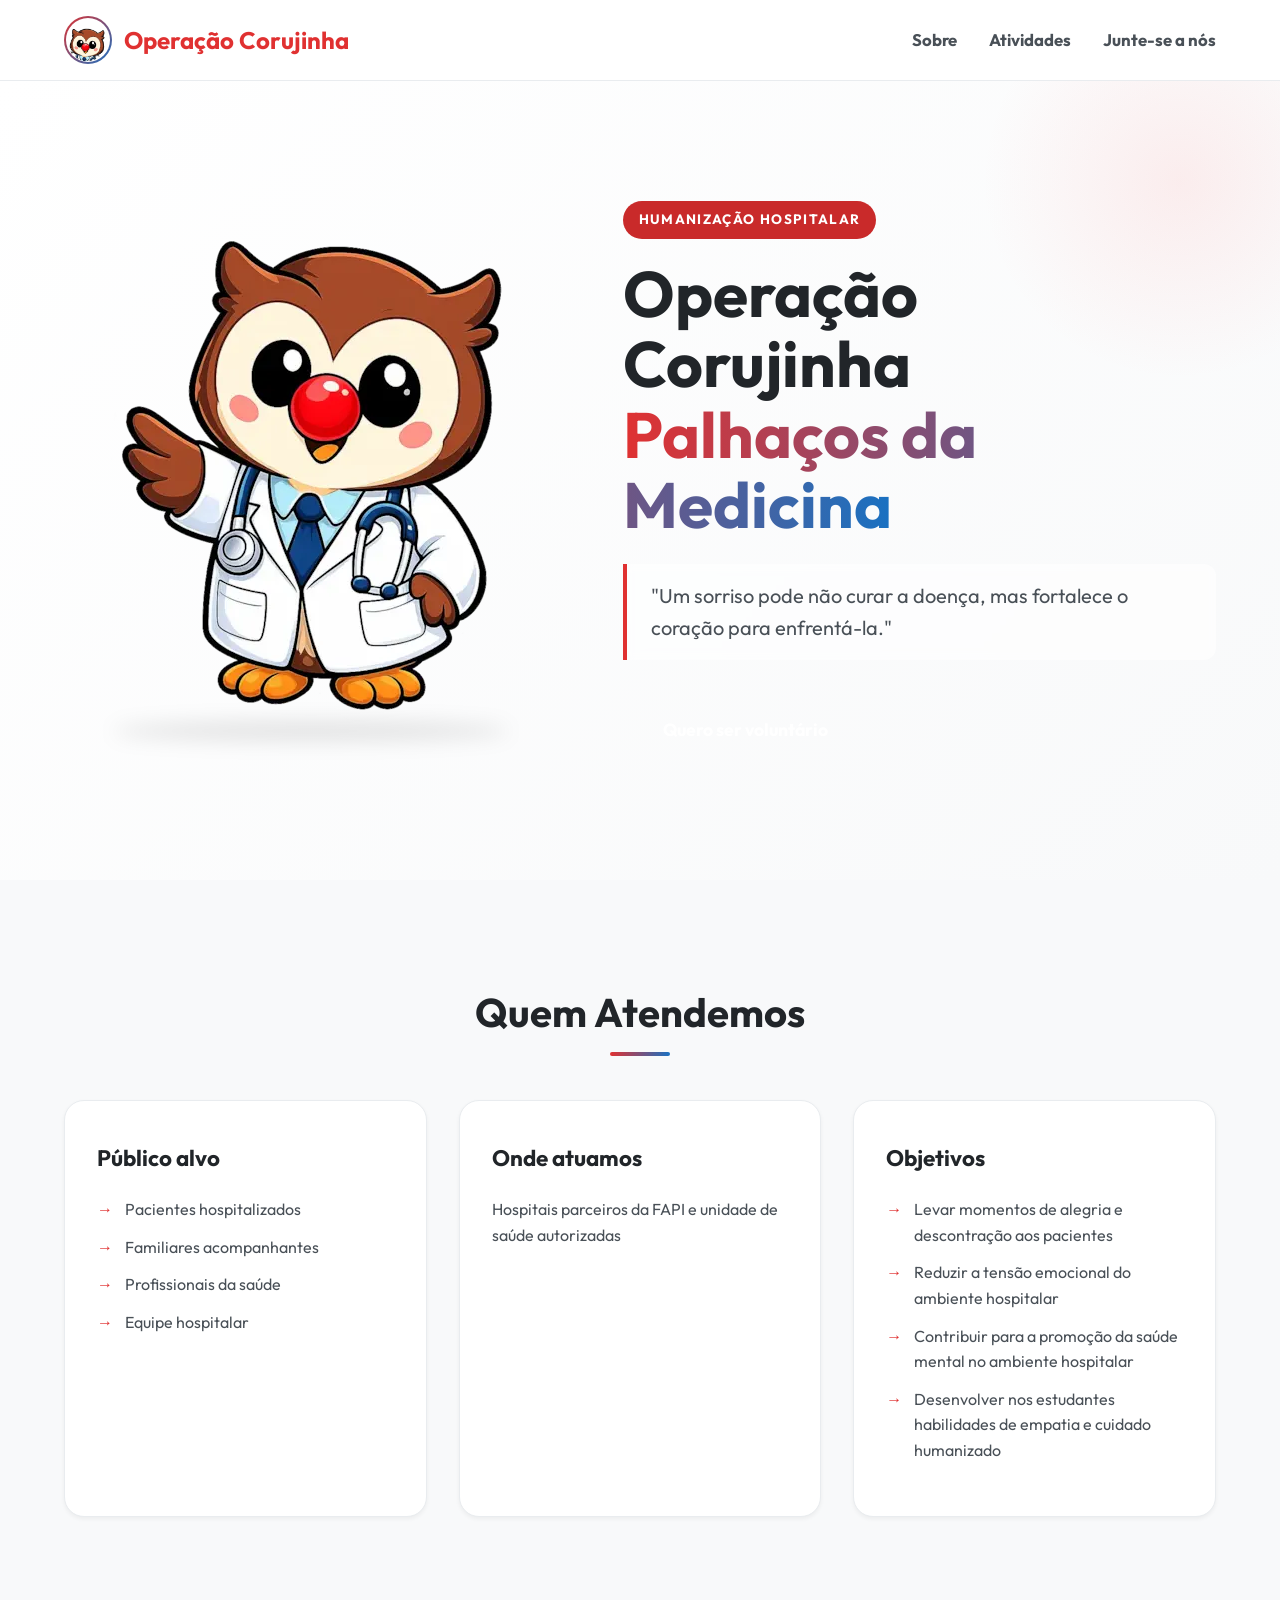
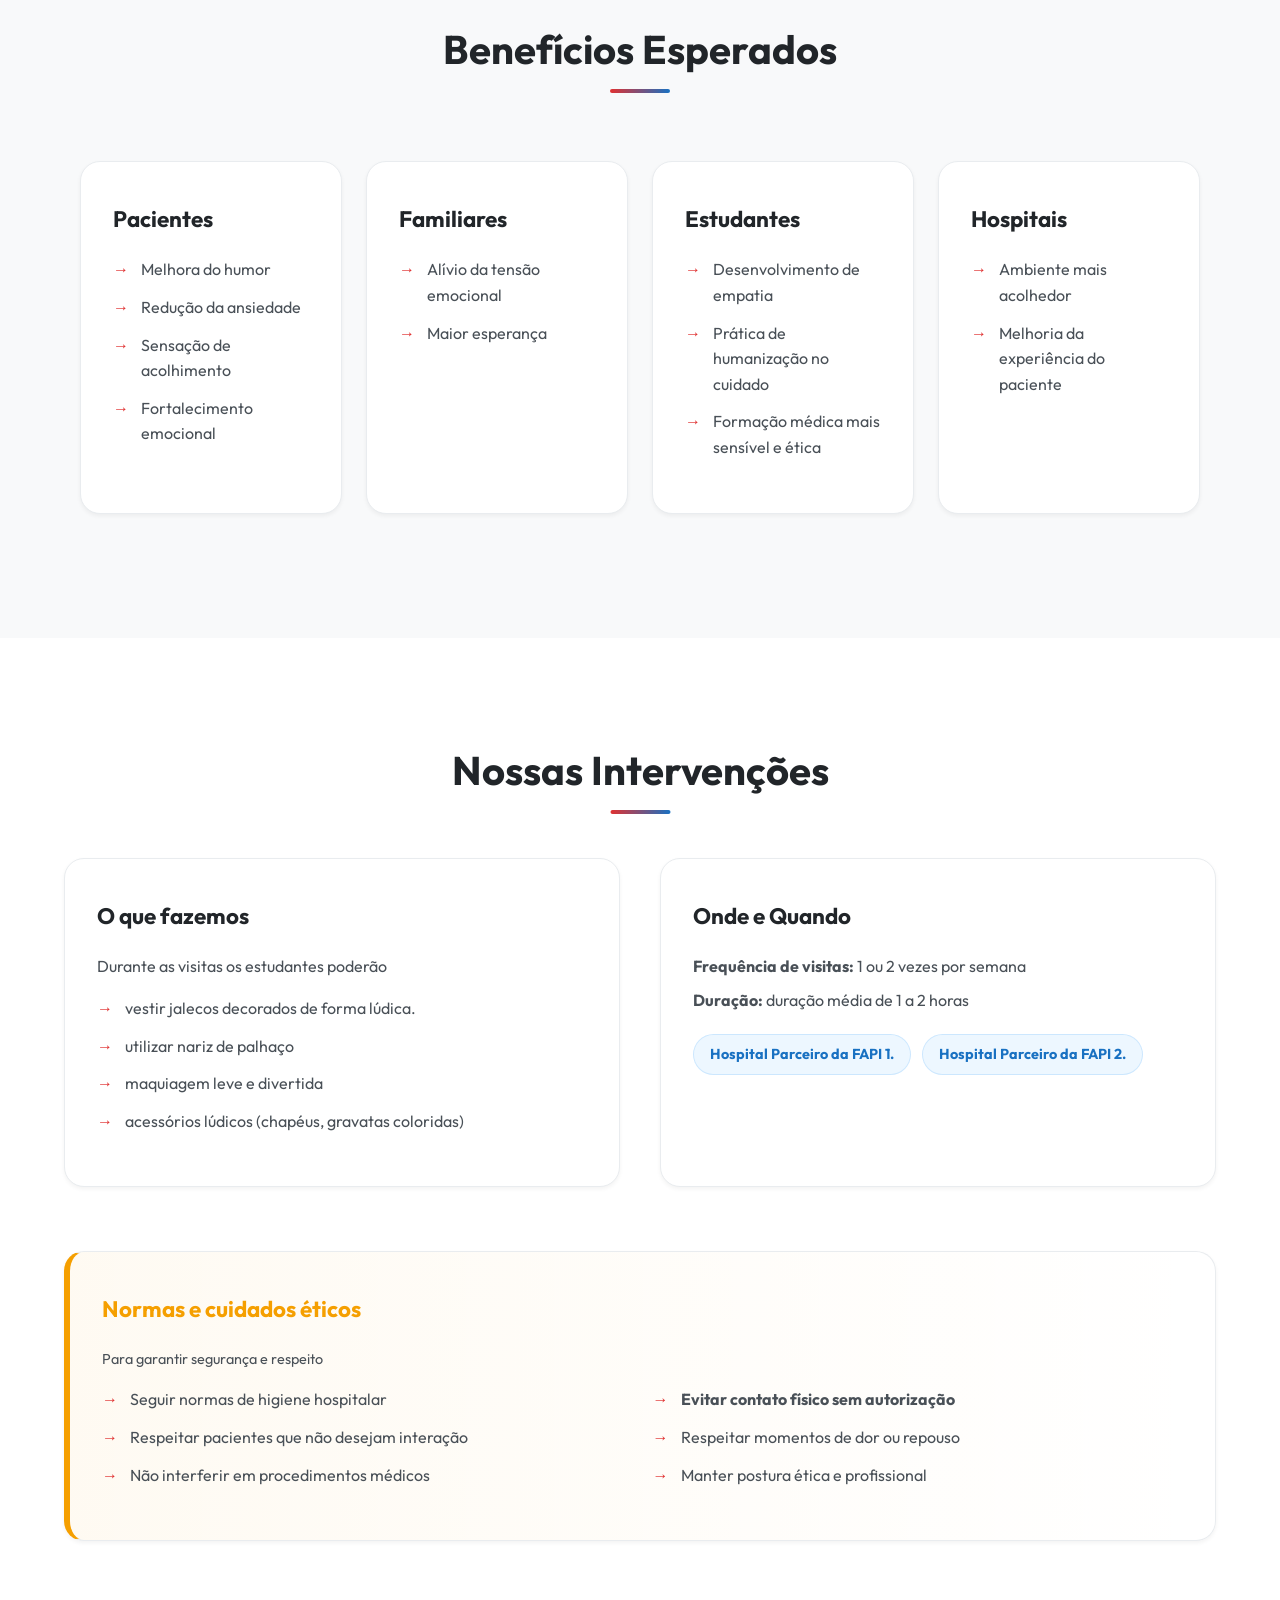
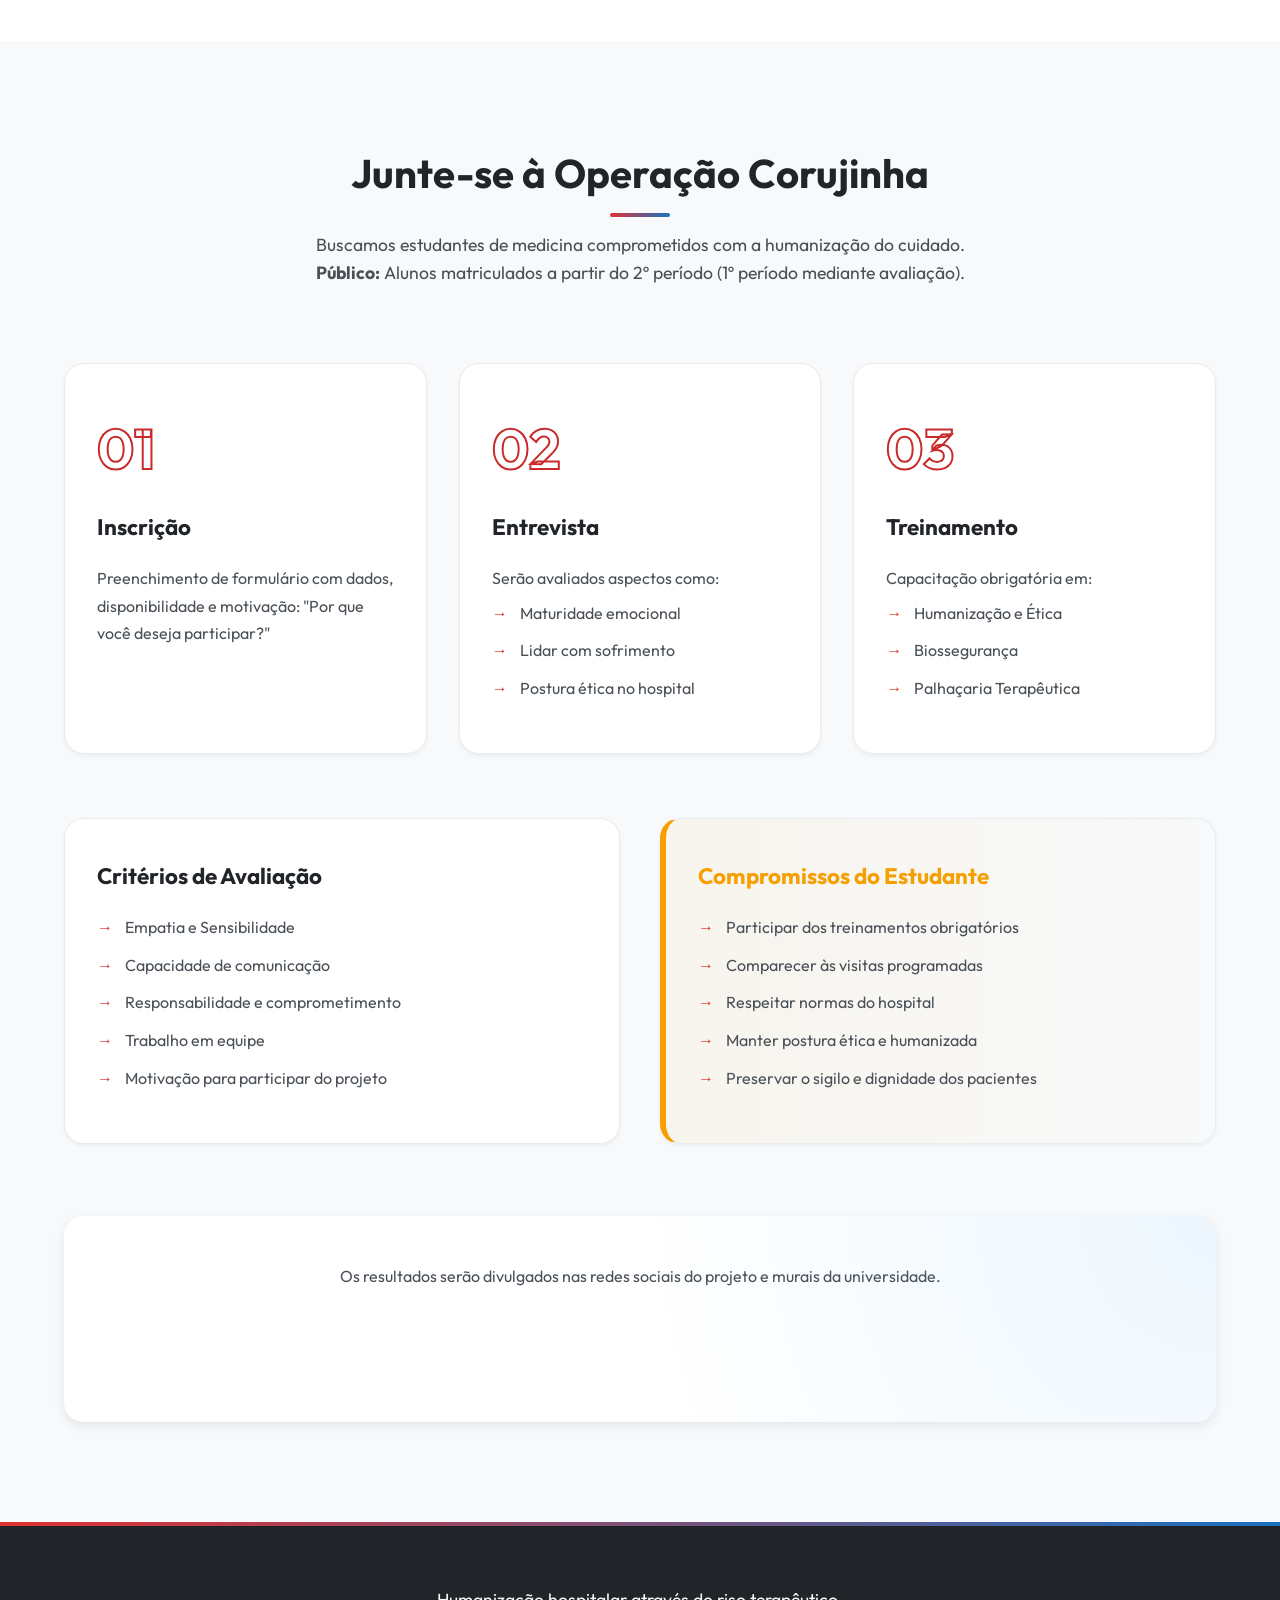
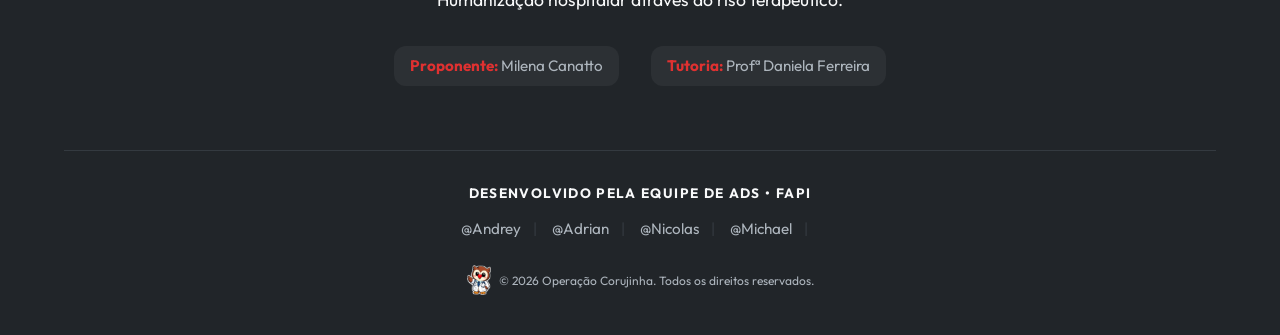
<file: index.html>
<!DOCTYPE html>
<html lang="pt-BR">

<head>
    <title>Operação Corujinha | Palhaços da Medicina</title>
    <meta charset="UTF-8">

    <!--    Favicon padrão -->
    <link rel="icon" type="image/x-icon" href="assets/img/favicon.ico?v=1">

    <!--    Fallback para PNG -->
    <link rel="icon" type="image/png" sizes="32x32" href="assets/img/favicon-32x32.png">

    <!--    Icone quando o site for salvo na tela inicial -->
    <link rel="apple-touch-icon" sizes="180x180" href="assets/img/apple-touch-icon.png">

    <!--  Cache para github pages   -->
    <meta http-equiv="Cache-Control" content="max-age=31536000, public">
    <!-- Meta Tags-->
    <meta name="viewport" content="width=device-width, initial-scale=1.0">
    <meta name="description"
          content="Operação Corujinha - Projeto de humanização hospitalar da FAPI que leva alegria e acolhimento a pacientes através do riso terapêutico. Seja voluntário!">
    <!--    preload -->
    <link rel="preconnect" href="https://fonts.gstatic.com" crossorigin>
    <link rel="preload" href="assets/fonts/outfit-v15-latin-regular.woff2" as="font" type="font/woff2" crossorigin>
    <link rel="preload" href="assets/fonts/outfit-v15-latin-700.woff2" as="font" type="font/woff2" crossorigin>
    <!-- CSS -->
    <link rel="preload" href="style.min.css" as="style" onload="this.onload=null;this.rel='stylesheet'">
    <noscript>
        <link rel="stylesheet" href="style.min.css">
    </noscript>
    <link rel="preload" as="image" href="assets/logo_corujinha.webp" type="image/webp">

    <!-- Google tag (gtag.js) -->
    <script async src="https://www.googletagmanager.com/gtag/js?id=G-GFQ6YQ8SYJ"></script>
    <!-- Remova o script original do GTM do head e coloque isso antes do </body> -->
    <script>
        window.addEventListener('load', function () {
            setTimeout(function () {
                var script = document.createElement('script');
                script.src = "https://www.googletagmanager.com/gtag/js?id=G-GFQ6YQ8SYJ";
                script.async = true;
                document.head.appendChild(script);

                script.onload = function () {
                    window.dataLayer = window.dataLayer || [];

                    function gtag() {
                        dataLayer.push(arguments);
                    }

                    gtag('js', new Date());
                    gtag('config', 'G-GFQ6YQ8SYJ');
                };
            }, 3000); // Espera 3 segundos após a página carregar para iniciar o analytics
        });
    </script>

    <style>
        :root {
            --color-primary: #E03131; /* Electric Blood */
            --color-primary-hover: #FA5252;
            --color-primary-disable: #9C7F7D;
            --color-secondary: #1971C2; /* Haddock’s Sweater */
            --color-primary-light: #c92a2a /* Peri Peri*/;
            --color-primary-dark: #E03131;

            --color-bg-main: #F8F9FA;
            --color-bg-white: #FFFFFF;
            --color-text-dark: #212529;
            --color-text-muted: #495057;
            --color-border: #E9ECEF;

            --color-warning: #F59F00;
            --color-warning-border: #FFD43B;

            --color-footer-bg: #212529;
            --color-footer-text: #ADB5BD;
            --color-footer-highlight: #F8F9FA;
            --color-footer-border: #343A40;

            --font-main: 'Outfit', sans-serif;
            --shadow-sm: 0 2px 4px rgba(0, 0, 0, 0.05);
            --shadow-md: 0 4px 12px rgba(0, 0, 0, 0.08);
            --shadow-lg: 0 12px 24px rgba(0, 0, 0, 0.12);
            --radius-md: 12px;
            --radius-lg: 20px;
            --radius-full: 9999px;
        }

        body {
            margin: 0;
            padding: 0;
            background-color: var(--color-bg-main);
        }

        object {
            width: 100%;
            display: block;
            border: none;
            overflow: hidden;
            transition: height 0.3s ease;
        }
    </style>


</head>

<body>

<nav class="navbar">
    <div class="container navbar-container">
        <a href="index.html" target="_parent" class="navbar-brand">
            <img src="assets/logo_corujinha_logo.webp"
                 srcset="assets/logo_corujinha_mobile.webp 150wm assets/logo_corujinha 400w"
                 sizes="(max-width: 768px) 150px, 400px"
                 fetchpriority="high"
                 width="150"
                 height="180"
                 alt="Logo Operação Corujinha">
            <span class="text-brand">Operação Corujinha</span>
        </a>
        <div class="nav-links">
            <a href="index.html#sobre" target="_parent">Sobre</a>
            <a href="index.html#atividades" target="_parent">Atividades</a>
            <a href="index.html#processo-seletivo" target="_parent">Junte-se a nós</a>
        </div>
    </div>
</nav>

<main>
    <header class="hero">
        <div class="container hero-content">
            <div class="hero-image">
                <img src="assets/logo_corujinha.webp" height="480" width="400" fetchpriority="high"
                     alt="Mascote Operação Corujinha">
            </div>
            <div class="hero-text">
                <span class="hero-tag">Humanização Hospitalar</span>
                <h1>Operação Corujinha <br><span class="text-brand">Palhaços da Medicina</span></h1>
                <p class="hero-quote">
                    "Um sorriso pode não curar a doença, mas fortalece o coração para enfrentá-la."
                </p>
                <a href="index.html#processo-seletivo" target="_parent" class="btn-primary">Quero ser voluntário</a>
            </div>
        </div>
    </header>
    <section id="sobre" class="section section-light">
        <div class="container">
            <h2 class="section-title">Quem Atendemos</h2>
            <div class="grid-3">
                <div class="card">
                    <h3 class="card-title">Público alvo</h3>

                    <ul class="list-disc">
                        <li>Pacientes hospitalizados</li>
                        <li>Familiares acompanhantes</li>
                        <li>Profissionais da saúde</li>
                        <li>Equipe hospitalar</li>

                    </ul>
                </div>
                <div class="card">
                    <h3 class="card-title">Onde atuamos</h3>
                    <p class="text-muted">Hospitais parceiros da FAPI e unidade de saúde autorizadas</p>
                </div>
                <div class="card">
                    <h3 class="card-title">Objetivos</h3>
                    <ul class="list-disc">
                        <li>Levar momentos de alegria e descontração aos pacientes</li>
                        <li>Reduzir a tensão emocional do ambiente hospitalar</li>
                        <li>Contribuir para a promoção da saúde mental no ambiente hospitalar</li>
                        <li>Desenvolver nos estudantes habilidades de empatia e cuidado humanizado</li>

                    </ul>
                </div>
            </div>

            <h2 class="section-title mt-8" style="margin-top: 100px;">Benefícios Esperados</h2>

            <div style="padding: 24px 16px;">
                <div class="grid-4">
                    <div class="card">
                        <h3 class="card-title">Pacientes</h3>
                        <ul class="list-disc">
                            <li>Melhora do humor</li>
                            <li>Redução da ansiedade</li>
                            <li>Sensação de acolhimento</li>
                            <li>Fortalecimento emocional</li>
                        </ul>
                    </div>
                    <div class="card">
                        <h3 class="card-title">Familiares</h3>
                        <ul class="list-disc">
                            <li>Alívio da tensão emocional</li>
                            <li>Maior esperança</li>

                        </ul>
                    </div>
                    <div class="card">
                        <h3 class="card-title">Estudantes</h3>
                        <ul class="list-disc">
                            <li>Desenvolvimento de empatia</li>
                            <li>Prática de humanização no cuidado</li>
                            <li>Formação médica mais sensível e ética</li>
                        </ul>
                    </div>
                    <div class="card">
                        <h3 class="card-title">Hospitais</h3>
                        <ul class="list-disc">
                            <li>Ambiente mais acolhedor</li>
                            <li>Melhoria da experiência do paciente</li>
                        </ul>
                    </div>
                </div>
            </div>

        </div>
    </section>

    <section id="atividades" class="section section-white">
        <div class="container">
            <h2 class="section-title">Nossas Intervenções</h2>
            <div class="grid-2">
                <div class="card">
                    <h3 class="card-title">O que fazemos</h3>
                    <p class="text-muted mb-4">Durante as visitas os estudantes poderão</p>
                    <ul class="list-disc">
                        <li>vestir jalecos decorados de forma lúdica.</li>
                        <li>utilizar nariz de palhaço</li>
                        <li>maquiagem leve e divertida</li>
                        <li>acessórios lúdicos (chapéus, gravatas coloridas)</li>

                    </ul>
                </div>
                <div class="card">
                    <h3 class="card-title">Onde e Quando</h3>
                    <p class="text-muted mb-2"><strong>Frequência de visitas:</strong> 1 ou 2 vezes por semana</p>
                    <p class="text-muted mb-4"><strong>Duração: </strong>duração média de 1 a 2 horas</p>

                    <div style="margin-top: 16px;">
                        <span class="badge">Hospital Parceiro da FAPI 1.</span>
                        <span class="badge">Hospital Parceiro da FAPI 2.</span>
                    </div>
                </div>
            </div>

            <div class="card card-warning" style="margin-top: 64px;">
                <h3 class="card-title">Normas e cuidados éticos</h3>
                <p class="text-muted text-sm mb-4">Para garantir segurança e respeito
                </p>
                <div class="grid-2" style="gap: 20px;">
                    <ul class="list-disc">
                        <li>Seguir normas de higiene hospitalar</li>
                        <li>Respeitar pacientes que não desejam interação</li>
                        <li>Não interferir em procedimentos médicos</li>
                    </ul>
                    <ul class="list-disc">
                        <li class="text-warning">Evitar contato físico sem autorização</li>
                        <li>Respeitar momentos de dor ou repouso</li>
                        <li>Manter postura ética e profissional</li>
                    </ul>
                </div>
            </div>
        </div>
    </section>
    <section id="processo-seletivo" class="section section-light">
        <div class="container">
            <h2 class="section-title">Junte-se à Operação Corujinha</h2>
            <p class="section-subtitle">
                Buscamos estudantes de medicina comprometidos com a humanização do cuidado.

                <br>
                <strong>Público:</strong> Alunos matriculados a partir do 2º período (1º período mediante avaliação).

            </p>
            <br>
            <div class="grid-3">
                <div class="card">
                    <span class="step-number">01</span>
                    <h3 class="card-title">Inscrição</h3>
                    <p class="step-text">
                        Preenchimento de formulário com dados, disponibilidade e motivação:
                        "Por que você deseja participar?"
                    </p>
                </div>

                <div class="card">
                    <span class="step-number">02</span>
                    <h3 class="card-title">Entrevista</h3>
                    <p class="step-text mb-2">Serão avaliados aspectos como:
                    </p>
                    <ul class="list-disc">
                        <li>Maturidade emocional</li>
                        <li>Lidar com sofrimento
                        </li>
                        <li>Postura ética no hospital
                        </li>
                    </ul>
                </div>
                <div class="card">
                    <span class="step-number">03</span>
                    <h3 class="card-title">Treinamento</h3>
                    <p class="step-text mb-2">Capacitação obrigatória em:

                    </p>

                    <ul class="list-disc">
                        <li>Humanização e Ética
                        </li>
                        <li>Biossegurança
                        </li>
                        <li>Palhaçaria Terapêutica
                        </li>
                    </ul>
                </div>


            </div>

            <div class="grid-2" style="margin-top: 64px;">
                <div class="card">
                    <h3 class="card-title text-brand">Critérios de Avaliação
                    </h3>
                    <ul class="list-disc">
                        <li>Empatia e Sensibilidade
                        </li>
                        <li>Capacidade de comunicação
                        </li>
                        <li>Responsabilidade e comprometimento
                        </li>
                        <li>Trabalho em equipe
                        </li>
                        <li>Motivação para participar do projeto
                        </li>

                    </ul>
                </div>
                <div class="card card-warning">
                    <h3 class="card-title">Compromissos do Estudante
                    </h3>
                    <ul class="list-disc">
                        <li>Participar dos treinamentos obrigatórios
                        </li>
                        <li>Comparecer às visitas programadas
                        </li>
                        <li>Respeitar normas do hospital
                        </li>
                        <li>Manter postura ética e humanizada
                        </li>
                        <li>Preservar o sigilo e dignidade dos pacientes
                        </li>

                    </ul>
                </div>
            </div>

            <div class="cta-container">
                <p class="cta-hint">
                    Os resultados serão divulgados nas redes sociais do projeto e murais da universidade.
                </p>
                <a class="btn-primary-disable">Acessar Formulário de Inscrição</a>
            </div>
        </div>
    </section>

</main>

<footer class="footer">
    <div class="container">

        <div class="footer-main">
            <p class="footer-tagline">Humanização hospitalar através do riso terapêutico.</p>
            <div class="footer-credits">
                <span><strong>Proponente:</strong> Milena Canatto</span>
                <span><strong>Tutoria:</strong> Profª Daniela Ferreira</span></div>
        </div>

        <div class="dev-section">
            <div class="dev-team">
                Desenvolvido pela Equipe de ADS • FAPI
            </div>
            <div class="student-names">
                <a href="https://github.com/andreyrv18" target="_blank">@Andrey</a><span>|</span>
                <a href="https://github.com/AdrianD0om" target="_blank">@Adrian</a><span>|</span>
                <a href="https://github.com/NickWilk456" target="_blank">@Nicolas</a><span>|</span>
                <a href="https://github.com/Michaelvila" target="_blank">@Michael</a><span>|</span>
            </div>
            <p class="direitos">
                <img src="assets/logo_corujinha36x40.webp" height="44" width="36" loading="lazy"
                     alt="Logo Operação Corujinha"
                >
                © 2026 Operação Corujinha. Todos os direitos reservados.
            </p>
        </div>

    </div>
</footer>

</body>

</html>
</file>
<file: style.min.css>
@font-face{font-family:"Outfit";src:url(assets/fonts/outfit-v15-latin-regular.woff2)format("woff2");font-weight:400;font-style:normal;font-display:swap}@font-face{font-family:"Outfit";src:url(assets/fonts/outfit-v15-latin-700.woff2)format("woff2");font-weight:700;font-style:normal;font-display:swap}:root{--color-primary:#E03131;--color-primary-hover:#FA5252;--color-primary-disable:#9C7F7D;--color-secondary:#1971C2;--color-primary-light:#c92a2a /* Peri Peri*/;--color-primary-dark:#E03131;--color-bg-main:#F8F9FA;--color-bg-white:#FFFFFF;--color-text-dark:#212529;--color-text-muted:#495057;--color-border:#E9ECEF;--color-warning:#F59F00;--color-warning-border:#FFD43B;--color-footer-bg:#212529;--color-footer-text:#ADB5BD;--color-footer-highlight:#F8F9FA;--color-footer-border:#343A40;--font-main:'Outfit', sans-serif;--shadow-sm:0 2px 4px rgba(0, 0, 0, 0.05);--shadow-md:0 4px 12px rgba(0, 0, 0, 0.08);--shadow-lg:0 12px 24px rgba(0, 0, 0, 0.12);--radius-md:12px;--radius-lg:20px;--radius-full:9999px}*{margin:0;padding:0;box-sizing:border-box}body{font-family:var(--font-main),serif;background-color:var(--color-bg-main);color:var(--color-text-dark);line-height:1.6;scroll-behavior:smooth;overflow-x:hidden}object{width:100%;display:block;border:0;overflow:hidden;transition:height .3s ease}::selection{background-color:var(--color-primary-light);color:var(--color-primary-dark)}.container{max-width:1200px;margin:0 auto;padding:0 24px}.text-brand{color:var(--color-primary)}.text-secondary{color:var(--color-secondary)}.section{padding:100px 0}.section-light{background-color:var(--color-bg-main)}.section-white{background-color:var(--color-bg-white)}.section-title{font-size:2.5rem;font-weight:800;color:var(--color-text-dark);text-align:center;margin-bottom:56px;position:relative;display:inline-block;left:50%;transform:translateX(-50%)}.section-title::after{content:"";position:absolute;bottom:-12px;left:50%;transform:translateX(-50%);width:60px;height:4px;background:linear-gradient(90deg,var(--color-primary),var(--color-secondary));border-radius:var(--radius-full)}.section-subtitle{text-align:center;color:var(--color-text-muted);font-size:1.1rem;max-width:700px;margin:-30px auto 50px}.navbar{background:rgba(255,255,255,.9);backdrop-filter:blur(10px);border-bottom:1px solid var(--color-border);padding:16px 0;width:100%}.navbar-container{display:flex;justify-content:space-between;align-items:center;width:100%}.navbar-brand{display:flex;align-items:center;gap:12px;font-weight:800;font-size:1.5rem;text-decoration:none;color:var(--color-text-dark)}.navbar-brand img{aspect-ratio:16/9;height:48px;width:48px;border-radius:50%;border:2px solid transparent;background:linear-gradient(var(--color-bg-white),var(--color-bg-white)) padding-box,linear-gradient(135deg,var(--color-primary),var(--color-secondary)) border-box;object-fit:contain}.nav-links{display:flex;gap:32px}.nav-links a{text-decoration:none;color:var(--color-text-muted);font-weight:600;font-size:1.05rem;transition:color .3s ease;position:relative}.nav-links a::after{content:"";position:absolute;bottom:-4px;left:0;width:0;height:2px;background:var(--color-primary);transition:width .3s ease}.nav-links a:hover{color:var(--color-primary)}.nav-links a:hover::after{width:100%}.hero{background:linear-gradient(135deg,var(--color-bg-white) 0%,var(--color-bg-main) 100%);padding:120px 0;position:relative;overflow:hidden}.hero::before{content:"";position:absolute;top:-100px;right:-100px;width:400px;height:400px;background:radial-gradient(circle,rgba(255,107,107,.1)0,rgba(255,255,255,0) 70%);border-radius:50%;z-index:0}.hero-content{display:flex;align-items:center;gap:64px;position:relative;z-index:1}.hero-text{flex:1.2}.hero-tag{display:inline-block;background:var(--color-primary-light);color:var(--color-bg-white);font-weight:700;text-transform:uppercase;font-size:.85rem;letter-spacing:.1em;padding:8px 16px;border-radius:var(--radius-full);margin-bottom:20px}.hero-text h1{font-size:4rem;font-weight:800;line-height:1.1;margin:0 0 24px;color:var(--color-text-dark)}.hero-text h1 .text-brand{background:linear-gradient(90deg,var(--color-primary),var(--color-secondary));-webkit-background-clip:text;-webkit-text-fill-color:transparent}.hero-quote{font-size:1.25rem;color:var(--color-text-muted);border-left:4px solid var(--color-primary);padding:16px 24px;margin-bottom:40px;background:rgba(255,255,255,.6);border-radius:0 var(--radius-md) var(--radius-md)0;backdrop-filter:blur(5px);font-weight:400}.hero-image{flex:1;display:flex;justify-content:center;position:relative}.hero-image::after{content:"";position:absolute;bottom:-20px;width:80%;height:20px;background:rgba(0,0,0,.1);border-radius:50%;filter:blur(10px)}.hero-image img{aspect-ratio:400/480;object-fit:contain;width:100%;height:auto;max-width:400px;animation:float 6s ease-in-out infinite;position:relative;z-index:2}@keyframes float{0%{transform:translateY(0)}50%{transform:translateY(-20px)}to{transform:translateY(0)}}.btn-primary{background:linear-gradient(135deg,var(--color-primary));color:var(--color-bg-white);padding:16px 40px;border-radius:var(--radius-full);font-weight:700;font-size:1.1rem;text-decoration:none;display:inline-block;transition:transform .3s cubic-bezier(.25,.8,.25,1),box-shadow .3s cubic-bezier(.25,.8,.25,1);border:0;cursor:pointer}.btn-primary:hover{transform:translateY(-3px) scale(1.02);box-shadow:0 8px 25px rgba(255,107,107,.5)}.btn-primary-disable{background:linear-gradient(135deg,var(--color-text-muted));color:var(--color-bg-white);padding:16px 40px;border-radius:var(--radius-full);font-weight:700;font-size:1.1rem;text-decoration:none;display:inline-block;transition:transform .3s cubic-bezier(.25,.8,.25,1),box-shadow .3s cubic-bezier(.25,.8,.25,1);border:0;cursor:not-allowed}.grid-2{display:grid;grid-template-columns:repeat(auto-fit,minmax(320px,1fr));gap:40px}.grid-3{display:grid;grid-template-columns:repeat(auto-fit,minmax(300px,1fr));gap:32px}.grid-4{display:grid;grid-template-columns:repeat(auto-fit,minmax(240px,1fr));gap:24px}.card{background-color:var(--color-bg-white);border:1px solid var(--color-border);border-radius:var(--radius-lg);padding:40px 32px;box-shadow:var(--shadow-sm);transition:transform .4s cubic-bezier(.165,.84,.44,1),box-shadow .4s cubic-bezier(.165,.84,.44,1);position:relative;overflow:hidden}.card:hover{transform:translateY(-8px);box-shadow:var(--shadow-lg);border-color:transparent}.card::before{content:"";position:absolute;top:0;left:0;width:100%;height:4px;background:linear-gradient(90deg,var(--color-primary),var(--color-secondary));transform:scaleX(0);transform-origin:left;transition:transform .4s ease}.card:hover::before{transform:scaleX(1)}.card-title{font-size:1.4rem;font-weight:800;color:var(--color-text-dark);margin-bottom:20px;display:flex;align-items:center;gap:12px}.list-disc{list-style:none}.list-disc li{margin-bottom:12px;position:relative;padding-left:28px;color:var(--color-text-muted)}.list-disc li::before{content:"→";position:absolute;left:0;color:var(--color-primary);font-weight:700}.badge{display:inline-block;background-color:rgba(77,171,247,.1);color:var(--color-secondary);padding:8px 16px;border-radius:var(--radius-full);font-size:.9rem;font-weight:700;margin:4px 8px 8px 0;border:1px solid rgba(77,171,247,.2);transition:tranform .3s ease}.badge:hover{background-color:var(--color-secondary);color:var(--color-bg-white)}.footer{background-color:var(--color-footer-bg);color:var(--color-footer-text);padding:64px 0 40px;text-align:center;position:relative}.footer::before{content:"";position:absolute;top:0;left:0;width:100%;height:4px;background:linear-gradient(90deg,var(--color-primary),var(--color-secondary))}.footer-main{padding-bottom:24px}.footer-tagline{font-size:1.1rem;color:var(--color-footer-highlight);margin-bottom:32px;font-weight:300}.footer-credits{display:flex;justify-content:center;flex-wrap:wrap;gap:32px;font-size:.95rem}.footer-credits span{background:rgba(255,255,255,.05);padding:8px 16px;border-radius:var(--radius-md)}.footer-credits strong{color:var(--color-primary)}.dev-section{border-top:1px solid var(--color-footer-border);margin-top:40px;padding-top:32px;display:flex;flex-direction:column;gap:12px}.dev-team{font-size:.85rem;text-transform:uppercase;letter-spacing:.1em;color:var(--color-footer-highlight);font-weight:700}.student-names{font-size:.95rem;color:var(--color-footer-text)}.student-names span{margin:0 12px;color:var(--color-footer-border)}.student-names a{color:var(--color-footer-text);text-decoration:none;font-weight:500;transition:color .3s ease}.student-names a:hover{color:var(--color-secondary)}.direitos{font-size:.75rem;color:var(--color-footer-text);margin-top:12px;display:flex;align-items:center;justify-content:center;gap:8px}.direitos img{width:24px;height:auto;object-fit:contain}.text-muted{color:var(--color-text-muted)}.text-sm{font-size:.9rem}.mb-2{margin-bottom:8px}.mb-4{margin-bottom:16px}.mt-8{margin-top:32px}.card-warning{border-left:6px solid var(--color-warning);background:linear-gradient(to right,rgba(245,159,0,.05),transparent)}.card-warning .card-title{color:var(--color-warning)}.text-warning{color:var(--color-warning);font-weight:700}.step-number{font-size:3.5rem;font-weight:800;display:block;margin-bottom:16px;color:transparent;-webkit-text-stroke:2px var(--color-primary-light);transition:color .3s ease}.card:hover .step-number{color:var(--color-primary-light);-webkit-text-stroke:0}.step-text{color:var(--color-text-muted);font-size:1rem;line-height:1.7}.cta-container{text-align:center;margin-top:72px;padding:48px;background:var(--color-bg-white);border-radius:var(--radius-lg);box-shadow:var(--shadow-md);position:relative;overflow:hidden}.cta-container::before{content:"";position:absolute;top:0;left:0;width:100%;height:100%;background:radial-gradient(circle at top right,rgba(77,171,247,.1),transparent 50%);pointer-events:none}.cta-hint{margin-bottom:24px;color:var(--color-text-muted);font-size:1rem}@media (max-width:992px){.btn-primary-disable{background:var(--color-text-muted);color:var(--color-bg-white);padding:16px 40px;border-radius:var(--radius-full);font-weight:700;font-size:1rem;text-decoration:none;display:inline-block;border:0;cursor:not-allowed}.hero-content{gap:40px}.hero-text h1{font-size:3rem}.hero-image img{max-width:150px}.section-title{font-size:2rem}}@media (max-width:768px){.btn-primary-disable{background:var(--color-text-muted);color:var(--color-bg-white);padding:12px 20px;border-radius:var(--radius-full);font-weight:700;font-size:.75rem;text-decoration:none;display:inline-block;border:0;cursor:not-allowed}.section{padding:60px 0}.container{padding:0 20px}.navbar-container{flex-direction:column;gap:16px}.nav-links{flex-wrap:wrap;justify-content:center;gap:16px}.hero{padding:60px 0}.hero-content{flex-direction:column;text-align:center}.hero-quote{border-left:none;border-top:4px solid var(--color-primary);border-radius:0 0 var(--radius-md) var(--radius-md);text-align:center}.hero-text h1{font-size:2.5rem}.hero-image img{max-width:150px}.footer-credits{flex-direction:column;gap:16px}.student-names span{margin:0 6px}}
</file>
